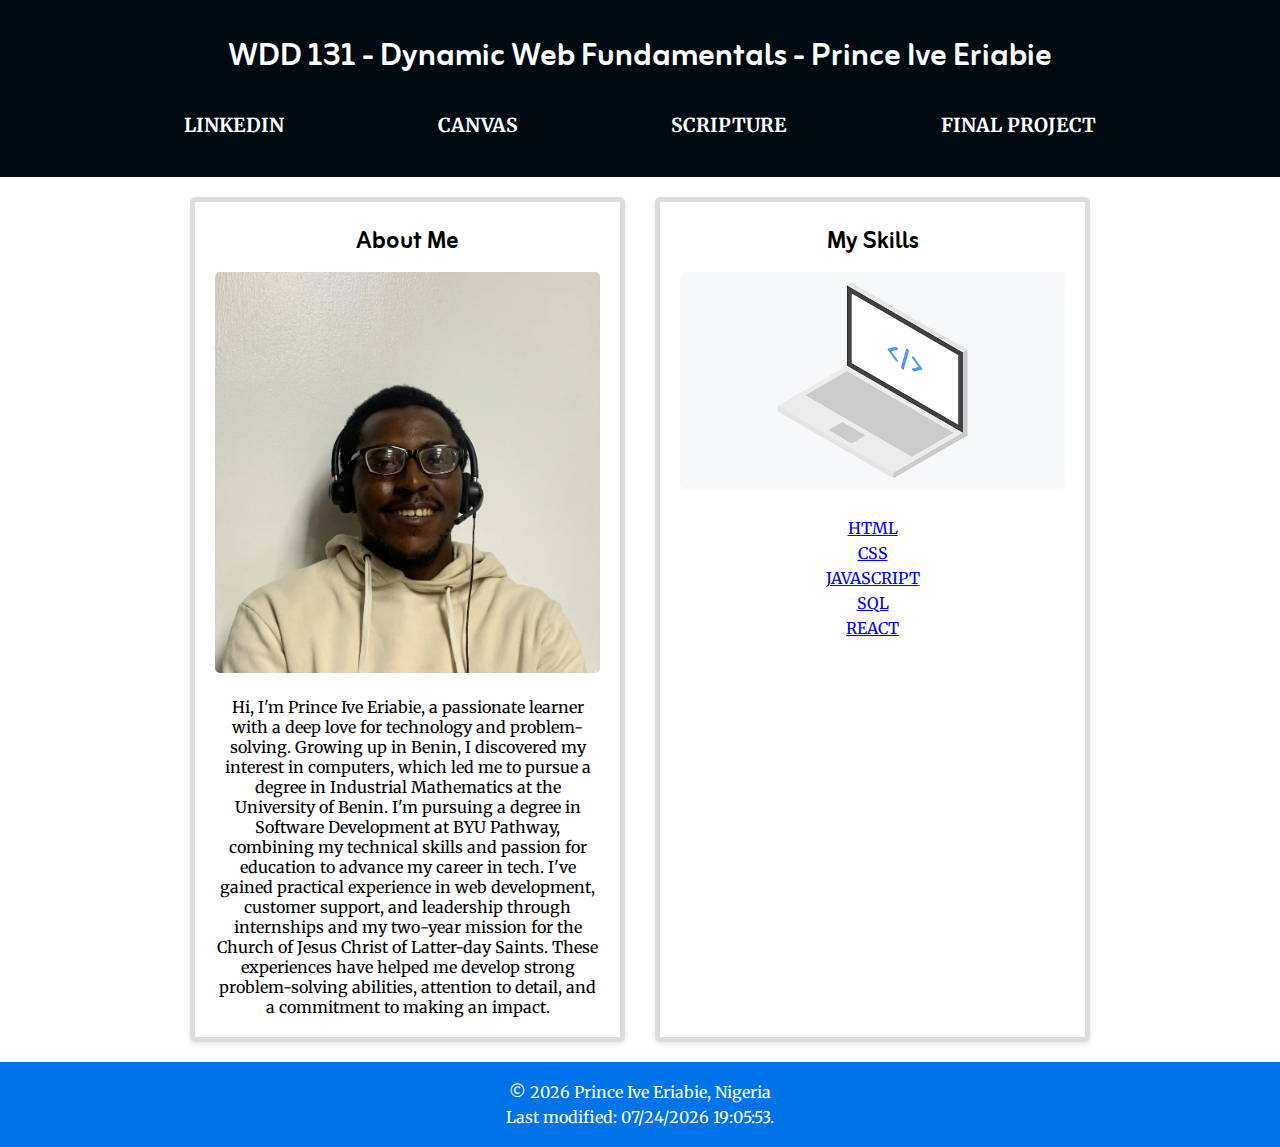
<file: index.html>
<!DOCTYPE html>
<html lang="en">
<head>
    <meta charset="UTF-8">
    <meta name="viewport" content="width=device-width, initial-scale=1.0">
    <meta name="author" content="Prince Ive Eriabie">
    <meta name="description" content="About Prince Ive Eriabie & WDD 131 - Dynamic Web Fundamentals ">
    <title>WDD 131 - Dynamic Web Fundamentals - Prince Ive Eriabie</title>
    <link rel="stylesheet" href="styles/base.css">
    <link rel="preconnect" href="https://fonts.googleapis.com">
    <link rel="preconnect" href="https://fonts.gstatic.com" crossorigin>
    <link href="https://fonts.googleapis.com/css2?family=Zain:wght@200;300;400;700;800;900&display=swap" rel="stylesheet">
    <link href="https://fonts.googleapis.com/css2?family=Merriweather:ital,wght@0,300;0,400;0,700;0,900;1,300;1,400;1,700;1,900&family=Zain:wght@200;300;400;700;800;900&display=swap" rel="stylesheet">
    <script src="scripts/getdates.js" defer></script>
</head>
<body>
    <header>
        <h1>WDD 131 - Dynamic Web Fundamentals - Prince Ive Eriabie</h1>
        <nav>
            <ul>
                <li><a href="https://www.linkedin.com/in/prince-eriabie">LINKEDIN</a></li>
                <li><a href="https://byupw.instructure.com">CANVAS</a></li>
                <li><a href="https://www.churchofjesuschrist.org/study/scriptures/bofm/2-ne/33?lang=eng&id=p14#p14">SCRIPTURE</a></li>
                <li><a href="#">FINAL PROJECT</a></li>
            </ul>
        </nav>
    </header>
    <main>
        <section class="card">
            <h2>About Me</h2>
            <img src="images/profile.webp" alt="A picture of Prince Ive Eriabie">
            <p>Hi, I'm Prince Ive Eriabie, a passionate learner with a deep love for technology and problem-solving. 
                Growing up in Benin, I discovered my interest in computers, which led me to pursue a degree in Industrial Mathematics at the University of Benin. I'm pursuing a degree in Software Development at BYU Pathway, combining my technical skills and passion for education to advance my career in tech.
                I've gained practical experience in web development, customer support, and leadership through internships and my two-year mission for the Church of Jesus Christ of Latter-day Saints. 
                These experiences have helped me develop strong problem-solving abilities, attention to detail, and a commitment to making an impact.</p>
        </section>
        <section class="card">
            <h2>My Skills</h2>
            <img src="images/laptop-3173613_640.png" alt="A flag of Nigeria">
           <ul>
                <li><a href="#">HTML</a></li>
                <li><a href="#">CSS</a></li>
                <li><a href="#">JAVASCRIPT</a></li>
                <li><a href="#">SQL</a></li>
                <li><a href="#">REACT</a></li>
           </ul>
        </section>
    </main>
    <footer>
        <p> &copy; <span id="current-year"></span> Prince Ive Eriabie, Nigeria</p>
        <p id="lastModified"></p>
    </footer>    
</body>
</html>
</file>
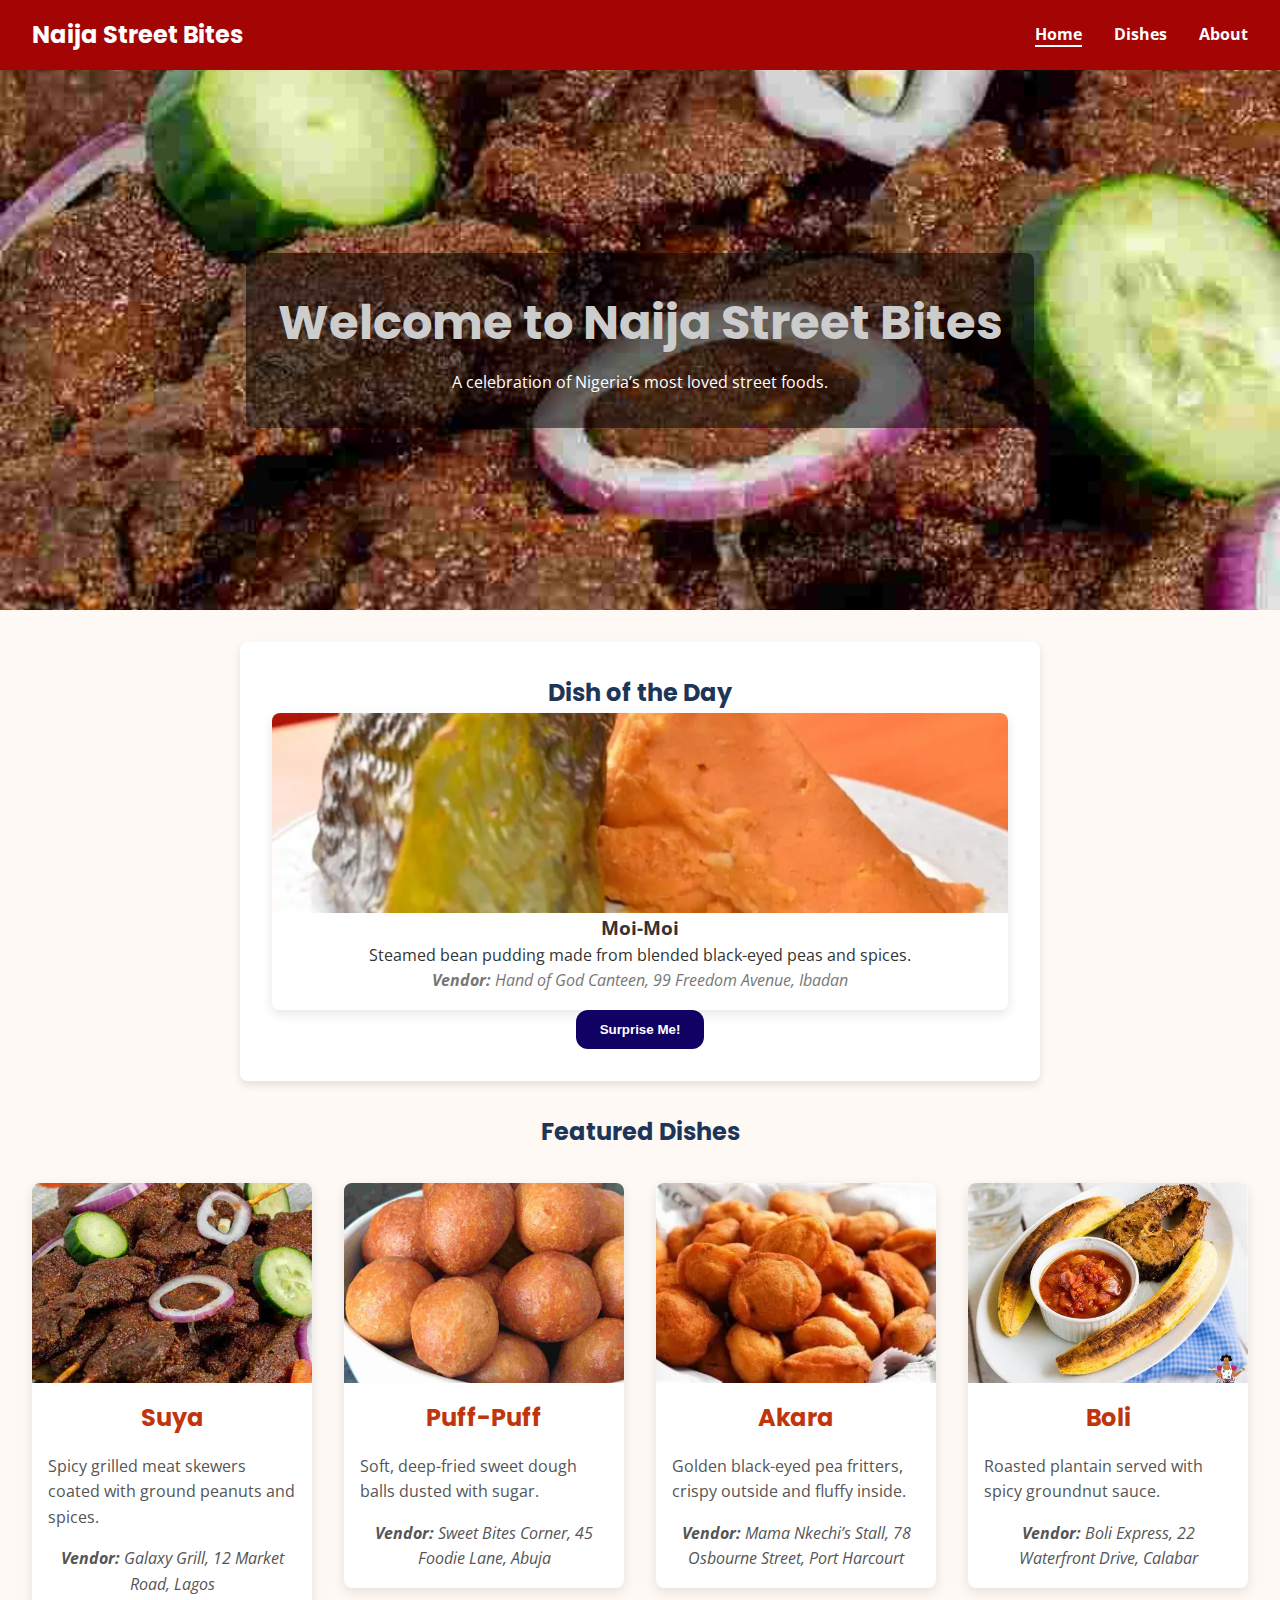
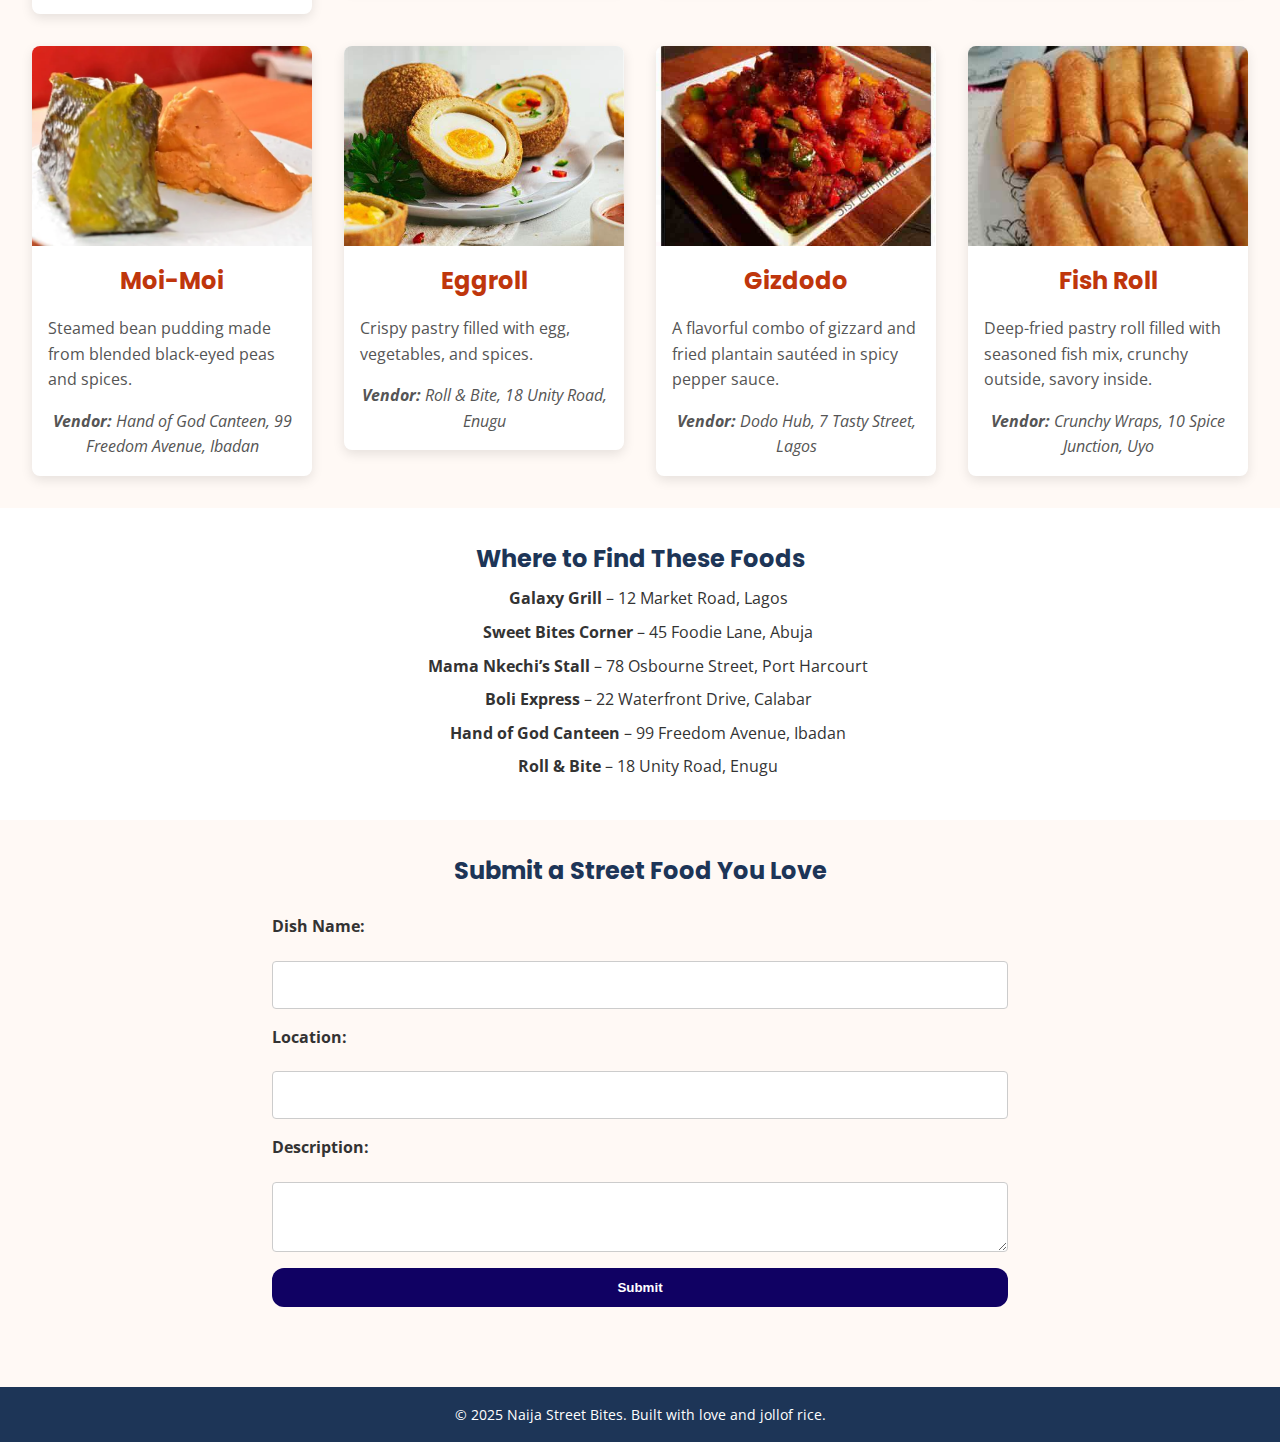
<file: project copy/index.html>
<!DOCTYPE html>
<html lang="en">
<head>
  <meta charset="UTF-8" />
  <meta name="viewport" content="width=device-width, initial-scale=1.0" />
  <title>Naija Street Bites</title>
  <link rel="stylesheet" href="styles/styles.css" />
  <link href="https://fonts.googleapis.com/css2?family=Open+Sans&family=Poppins:wght@600&display=swap" rel="stylesheet" />
  <script src="scripts/index.js" defer></script>
</head>
<body>
  <header>
    <div class="logo">Naija Street Bites</div>
    <nav aria-label="Main navigation">
      <ul>
        <li><a href="index.html" class="active">Home</a></li>
        <li><a href="dishes.html">Dishes</a></li>
        <li><a href="about.html">About</a></li>
      </ul>
    </nav>
  </header>

  <!-- Hero Section -->
  <section class="hero" style="background-image: url('images/nigerian-suya-32.jpg');">
    <div class="hero-overlay">
      <h1>Welcome to Naija Street Bites</h1>
      <p>A celebration of Nigeria’s most loved street foods.</p>
    </div>
  </section>

  <!-- Dish of the Day -->
  <section class="dish-of-day">
    <h2>Dish of the Day</h2>
    <div id="dishOfDay" class="highlight-card" aria-live="polite">
      <!-- Populated by JavaScript -->
    </div>
    <button id="newDishBtn" type="button">Surprise Me!</button>
  </section>

  <!-- Featured Dishes -->
  <section id="dishes" class="featured-dishes">
    <h2>Featured Dishes</h2>
    <div class="dish-grid">

      <article class="dish-card">
        <img src="images/nigerian-suya-32.jpg" alt="Suya skewer" loading="lazy" />
        <h3>Suya</h3>
        <p>Spicy grilled meat skewers coated with ground peanuts and spices.</p>
        <p class="vendor"><strong>Vendor:</strong> Galaxy Grill, 12 Market Road, Lagos</p>
      </article>

      <article class="dish-card">
        <img src="images/easy-puff-puff.jpg" alt="Puff-Puff balls" loading="lazy" />
        <h3>Puff-Puff</h3>
        <p>Soft, deep-fried sweet dough balls dusted with sugar.</p>
        <p class="vendor"><strong>Vendor:</strong> Sweet Bites Corner, 45 Foodie Lane, Abuja</p>
      </article>

      <article class="dish-card">
        <img src="images/akara.webp" alt="Akara fritters" loading="lazy" />
        <h3>Akara</h3>
        <p>Golden black-eyed pea fritters, crispy outside and fluffy inside.</p>
        <p class="vendor"><strong>Vendor:</strong> Mama Nkechi’s Stall, 78 Osbourne Street, Port Harcourt</p>
      </article>

      <article class="dish-card">
        <img src="images/bole.jpeg" alt="Roasted plantain (Boli)" loading="lazy" />
        <h3>Boli</h3>
        <p>Roasted plantain served with spicy groundnut sauce.</p>
        <p class="vendor"><strong>Vendor:</strong> Boli Express, 22 Waterfront Drive, Calabar</p>
      </article>

      <article class="dish-card">
        <img src="images/Moi-Moi-Leaf.webp" alt="Moi-Moi wrapped in leaf" loading="lazy" />
        <h3>Moi-Moi</h3>
        <p>Steamed bean pudding made from blended black-eyed peas and spices.</p>
        <p class="vendor"><strong>Vendor:</strong> Hand of God Canteen, 99 Freedom Avenue, Ibadan</p>
      </article>

      <article class="dish-card">
        <img src="images/eggroll.jpeg" alt="Eggroll snack" loading="lazy" />
        <h3>Eggroll</h3>
        <p>Crispy pastry filled with egg, vegetables, and spices.</p>
        <p class="vendor"><strong>Vendor:</strong> Roll & Bite, 18 Unity Road, Enugu</p>
      </article>

      <article class="dish-card">
        <img src="images/gizodo.jpg" alt="Gizdodo mix" loading="lazy" />
        <h3>Gizdodo</h3>
        <p>A flavorful combo of gizzard and fried plantain sautéed in spicy pepper sauce.</p>
        <p class="vendor"><strong>Vendor:</strong> Dodo Hub, 7 Tasty Street, Lagos</p>
      </article>

      <article class="dish-card">
        <img src="images/fishroll.jpg" alt="Fish roll snack" loading="lazy" />
        <h3>Fish Roll</h3>
        <p>Deep-fried pastry roll filled with seasoned fish mix, crunchy outside, savory inside.</p>
        <p class="vendor"><strong>Vendor:</strong> Crunchy Wraps, 10 Spice Junction, Uyo</p>
      </article>


    </div>
  </section>

  <!-- Locations Section -->
  <section class="locations">
    <h2>Where to Find These Foods</h2>
    <ul>
      <li><strong>Galaxy Grill</strong> – 12 Market Road, Lagos</li>
      <li><strong>Sweet Bites Corner</strong> – 45 Foodie Lane, Abuja</li>
      <li><strong>Mama Nkechi’s Stall</strong> – 78 Osbourne Street, Port Harcourt</li>
      <li><strong>Boli Express</strong> – 22 Waterfront Drive, Calabar</li>
      <li><strong>Hand of God Canteen</strong> – 99 Freedom Avenue, Ibadan</li>
      <li><strong>Roll & Bite</strong> – 18 Unity Road, Enugu</li>
    </ul>
  </section>

  <!-- Submission Form -->
  <section id="submit" class="submit-form">
    <h2>Submit a Street Food You Love</h2>
    <form>
      <label for="name">Dish Name:</label>
      <input type="text" id="name" name="name" required />

      <label for="location">Location:</label>
      <input type="text" id="location" name="location" required />

      <label for="description">Description:</label>
      <textarea id="description" name="description" required></textarea>

      <button type="submit">Submit</button>
    </form>
  </section>

 <footer>
    <p>&copy; 2025 Naija Street Bites. Built with love and jollof rice.</p>
  </footer>
</body>
</html>
</file>
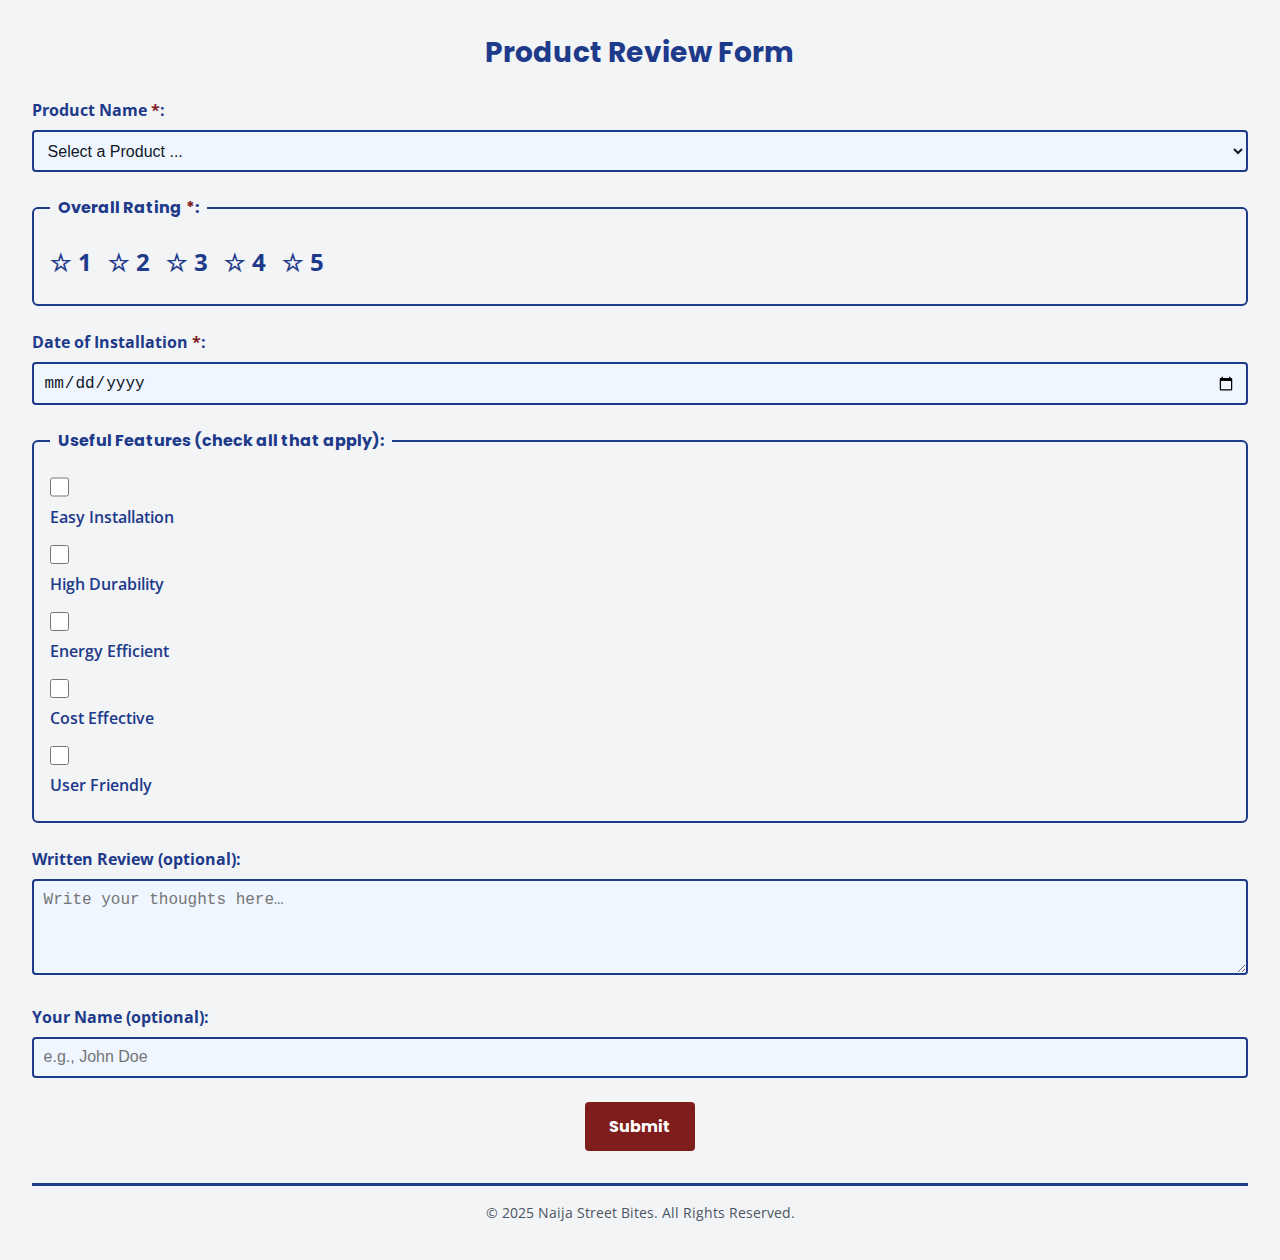
<file: form.html>
<!DOCTYPE html>
<html lang="en">
<head>
    <meta charset="UTF-8">
    <meta name="viewport" content="width=device-width, initial-scale=1.0">
    <meta name="author" content="Prince Ive Eriabie">
    <meta name="description" content="Prince Ive Eriabie: Product Review Form">
    <link rel="preconnect" href="https://fonts.googleapis.com">
    <link rel="preconnect" href="https://fonts.gstatic.com" crossorigin>
    <link href="https://fonts.googleapis.com/css2?family=Open+Sans:ital,wght@0,300..800;1,300..800&family=Poppins:ital,wght@0,100;0,200;0,300;0,400;0,500;0,600;0,700;0,800;0,900;1,100;1,200;1,300;1,400;1,500;1,600;1,700;1,800;1,900&display=swap" rel="stylesheet">
    <title>Product Review Form</title>
    <link rel="stylesheet" href="styles/form.css" />
  <script src="scripts/form.js" defer></script>
</head>
<body>

  <h1>Product Review Form</h1>

  <form id="reviewForm" method="get" action="review.html">
    <!-- Product Name (select, dynamically populated) -->
    <div class="form-group">
      <label for="product">Product Name<span class="required-indicator">*</span>:</label>
      <select id="product" name="product" required>
        <option value="" disabled selected>Select a Product ...</option>
        <!-- Options will be inserted here by script.js -->
      </select>
    </div>

    <!-- Overall Rating (1–5) using radio buttons -->
    <fieldset class="form-group">
      <legend>Overall Rating<span class="required-indicator">*</span>:</legend>
      <div class="radio-group">
        <input type="radio" id="rating1" name="rating" value="1" required />
        <label for="rating1">☆ 1</label>

        <input type="radio" id="rating2" name="rating" value="2" />
        <label for="rating2">☆ 2</label>

        <input type="radio" id="rating3" name="rating" value="3" />
        <label for="rating3">☆ 3</label>

        <input type="radio" id="rating4" name="rating" value="4" />
        <label for="rating4">☆ 4</label>

        <input type="radio" id="rating5" name="rating" value="5" />
        <label for="rating5">☆ 5</label>
      </div>
    </fieldset>

    <!-- Date of Installation -->
    <div class="form-group">
      <label for="installDate">Date of Installation<span class="required-indicator">*</span>:</label>
      <input type="date" id="installDate" name="installDate" required />
    </div>

    <!-- Useful Features (checkboxes, multiple selection) -->
    <fieldset class="form-group">
      <legend>Useful Features (check all that apply):</legend>
      <div class="checkbox-group">
        <input type="checkbox" id="feature1" name="features" value="Easy Installation" />
        <label for="feature1">Easy Installation</label>

        <input type="checkbox" id="feature2" name="features" value="High Durability" />
        <label for="feature2">High Durability</label>

        <input type="checkbox" id="feature3" name="features" value="Energy Efficient" />
        <label for="feature3">Energy Efficient</label>

        <input type="checkbox" id="feature4" name="features" value="Cost Effective" />
        <label for="feature4">Cost Effective</label>

        <input type="checkbox" id="feature5" name="features" value="User Friendly" />
        <label for="feature5">User Friendly</label>
      </div>
    </fieldset>

    <!-- Written Review (optional) -->
    <div class="form-group">
      <label for="writtenReview">Written Review (optional):</label>
      <textarea id="writtenReview" name="writtenReview" rows="4" placeholder="Write your thoughts here…"></textarea>
    </div>

    <!-- User Name (optional) -->
    <div class="form-group">
      <label for="username">Your Name (optional):</label>
      <input type="text" id="username" name="username" placeholder="e.g., John Doe" />
    </div>

   <!-- Submit Button -->
<div class="form-group">
  <input type="submit" value="Submit" />
</div>

  </form>

  <!-- Common Footer -->
  <footer>
    <hr />
    <p>© 2025 Naija Street Bites. All Rights Reserved.</p>
  </footer>

  
</body>
</html>
</file>
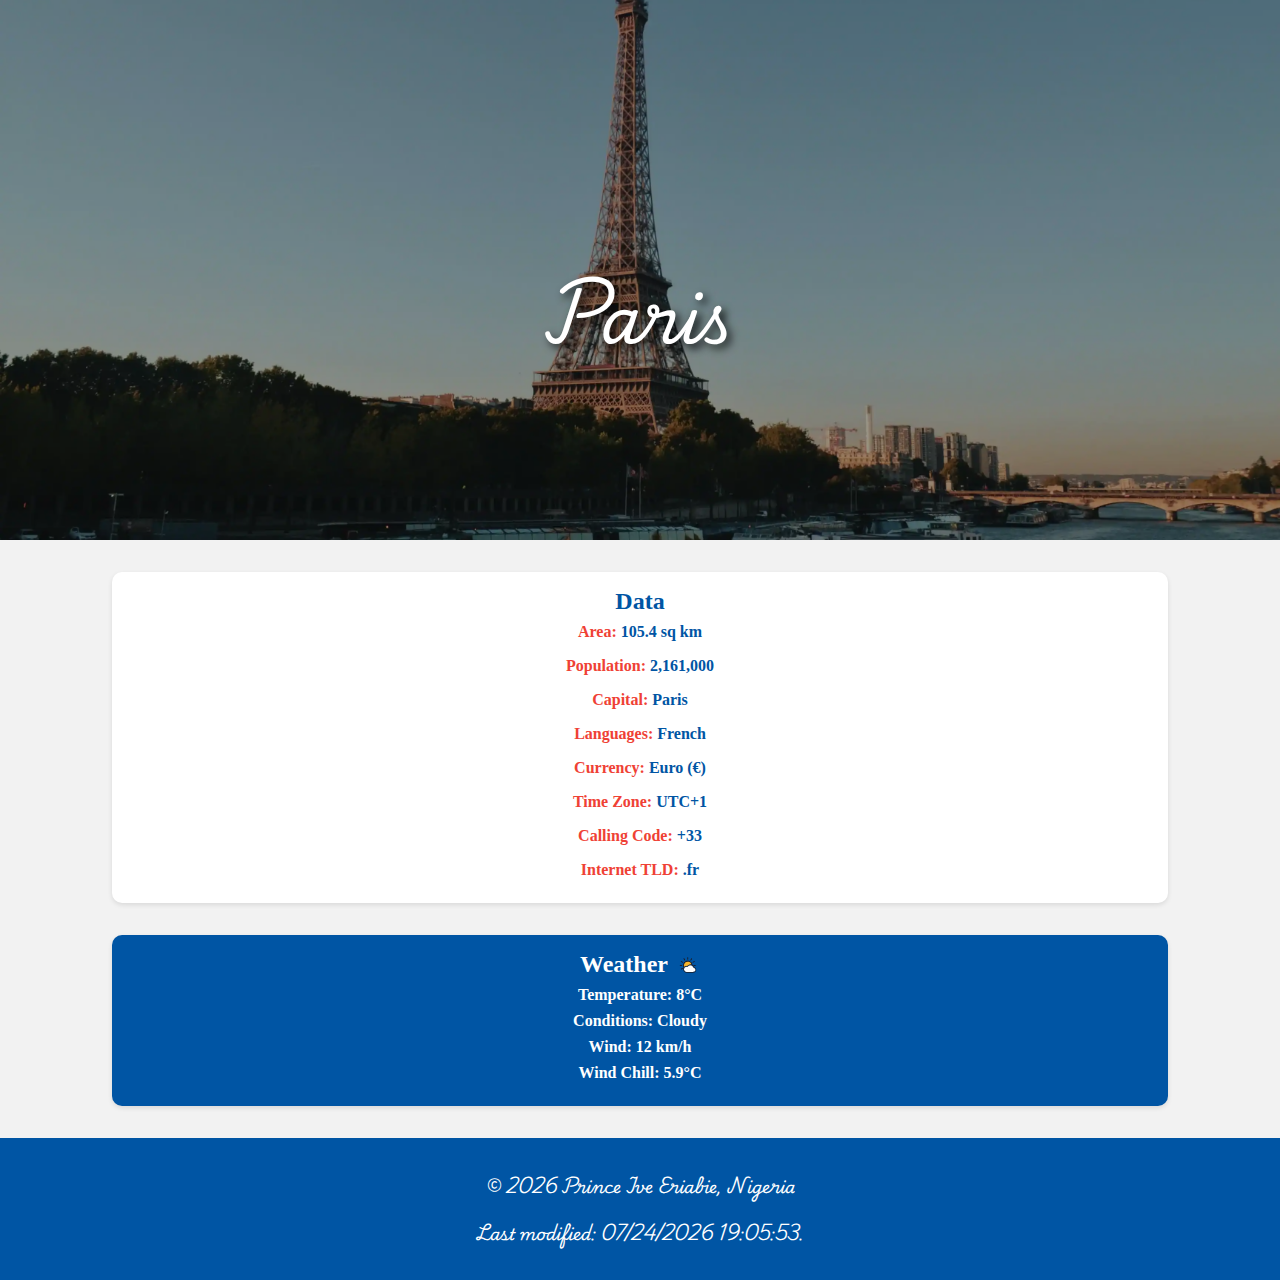
<file: place.html>
<!DOCTYPE html>
<html lang="en">
<head>
    <meta charset="UTF-8">
    <meta name="viewport" content="width=device-width, initial-scale=1.0">
    <title>My Dream Vacation: Paris</title>
    <link rel="stylesheet" href="styles/paris.css">
    <meta name="viewport" content="width=device-width, initial-scale=1.0">
    <meta name="author" content="Prince Ive Eriabie">
    <meta name="description" content="Prince Ive Eriabie Paris">
    <link rel="preconnect" href="https://fonts.googleapis.com">
    <link rel="preconnect" href="https://fonts.gstatic.com" crossorigin>
    <link href="https://fonts.googleapis.com/css2?family=Playwrite+IN:wght@100..400&display=swap" rel="stylesheet">
    <script src="scripts/paris.js" defer></script>
</head>
<body>
    <header class="hero">
        <h1>Paris</h1>
        <picture>
            <source srcset="images/paris-large1.webp" media="(min-width: 769px)">
            <source srcset="images/paris-small.webp" media="(max-width: 768px)">
            <img src="images/paris-large1.webp" alt="Eiffel Tower with the Seine River">
        </picture>
    </header>
    
    
    <main>
        <section class="data">
            <h2>Data</h2>
            <ul>
                <li><strong>Area:</strong> 105.4 sq km</li>
                <li><strong>Population:</strong> 2,161,000</li>
                <li><strong>Capital:</strong> Paris</li>
                <li><strong>Languages:</strong> French</li>
                <li><strong>Currency:</strong> Euro (€)</li>
                <li><strong>Time Zone:</strong> UTC+1</li>
                <li><strong>Calling Code:</strong> +33</li>
                <li><strong>Internet TLD:</strong> .fr</li>
            </ul>
        </section>
        <section class="weather">
            <h2>Weather <span class="weather-icon">
                <img src="images/cloudy.svg" alt="Cloudy Weather">
            </span></h2>            
    <p><strong>Temperature:</strong> <span id="temperature">8°C</span></p>
    <p><strong>Conditions:</strong> Cloudy</p>
    <p><strong>Wind:</strong> <span id="wind-speed">12 km/h</span></p>
    <p><strong>Wind Chill:</strong> <span id="wind-chill">N/A</span></p>
</section>
    </main>
    <footer>
        <p> &copy; <span id="current-year"></span> Prince Ive Eriabie, Nigeria</p>
        <p id="lastModified"></p>
    </footer>
</body>
</html>
</file>
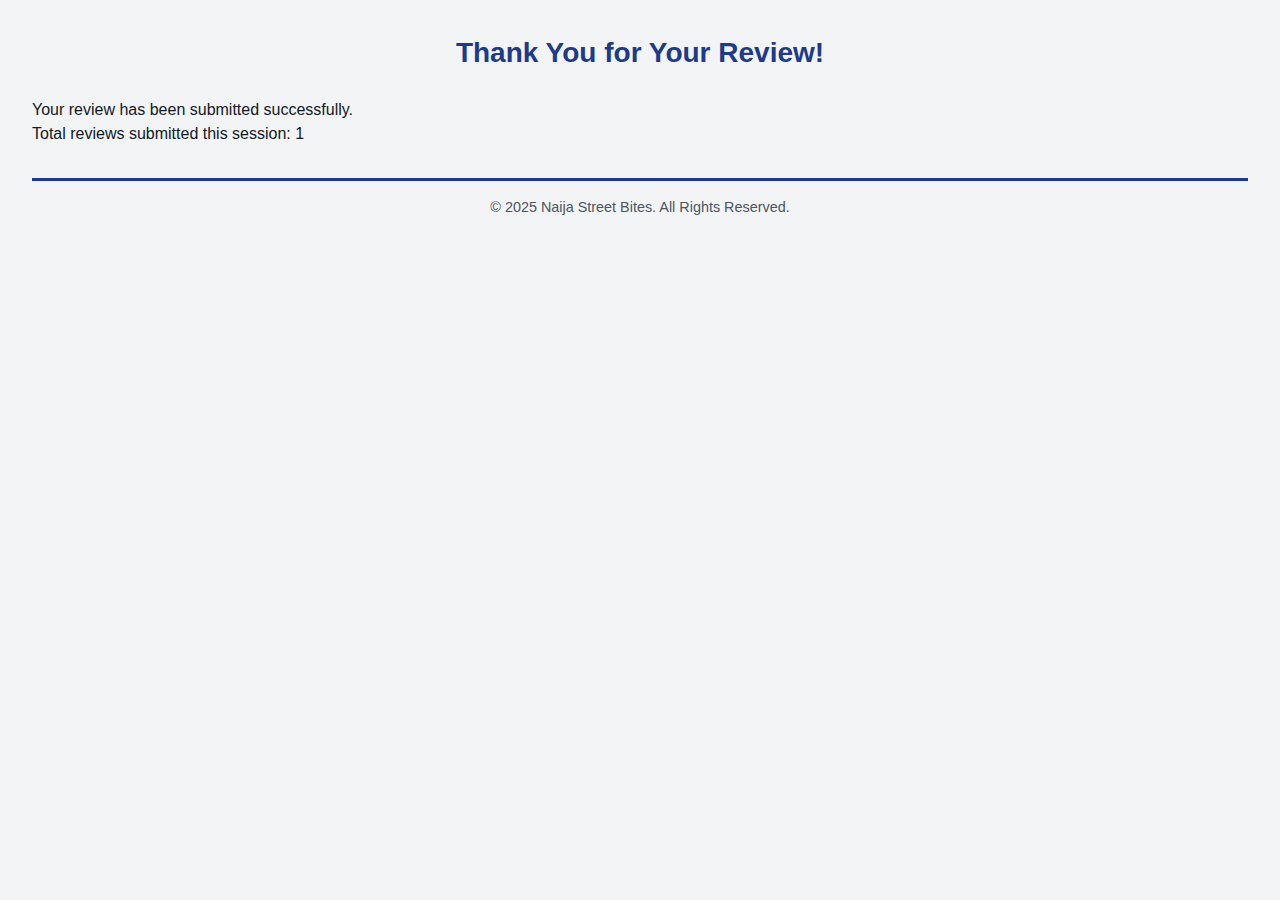
<file: review.html>
<!DOCTYPE html>
<html lang="en">
<head>
  <meta charset="UTF-8" />
  <meta name="viewport" content="width=device-width, initial-scale=1.0" />
  <title>Review Confirmation</title>
  <link rel="stylesheet" href="styles/form.css" />
   <script src="scripts/form.js" defer></script>
</head>
<body>

  <h1>Thank You for Your Review!</h1>

  <p id="thankYouMessage">Your review has been submitted successfully.</p>
  <p id="countMessage"></p>

  <!-- Common Footer -->
  <footer>
    <hr />
    <p>© 2025 Naija Street Bites. All Rights Reserved.</p>
  </footer>

</body>
</html>
</file>
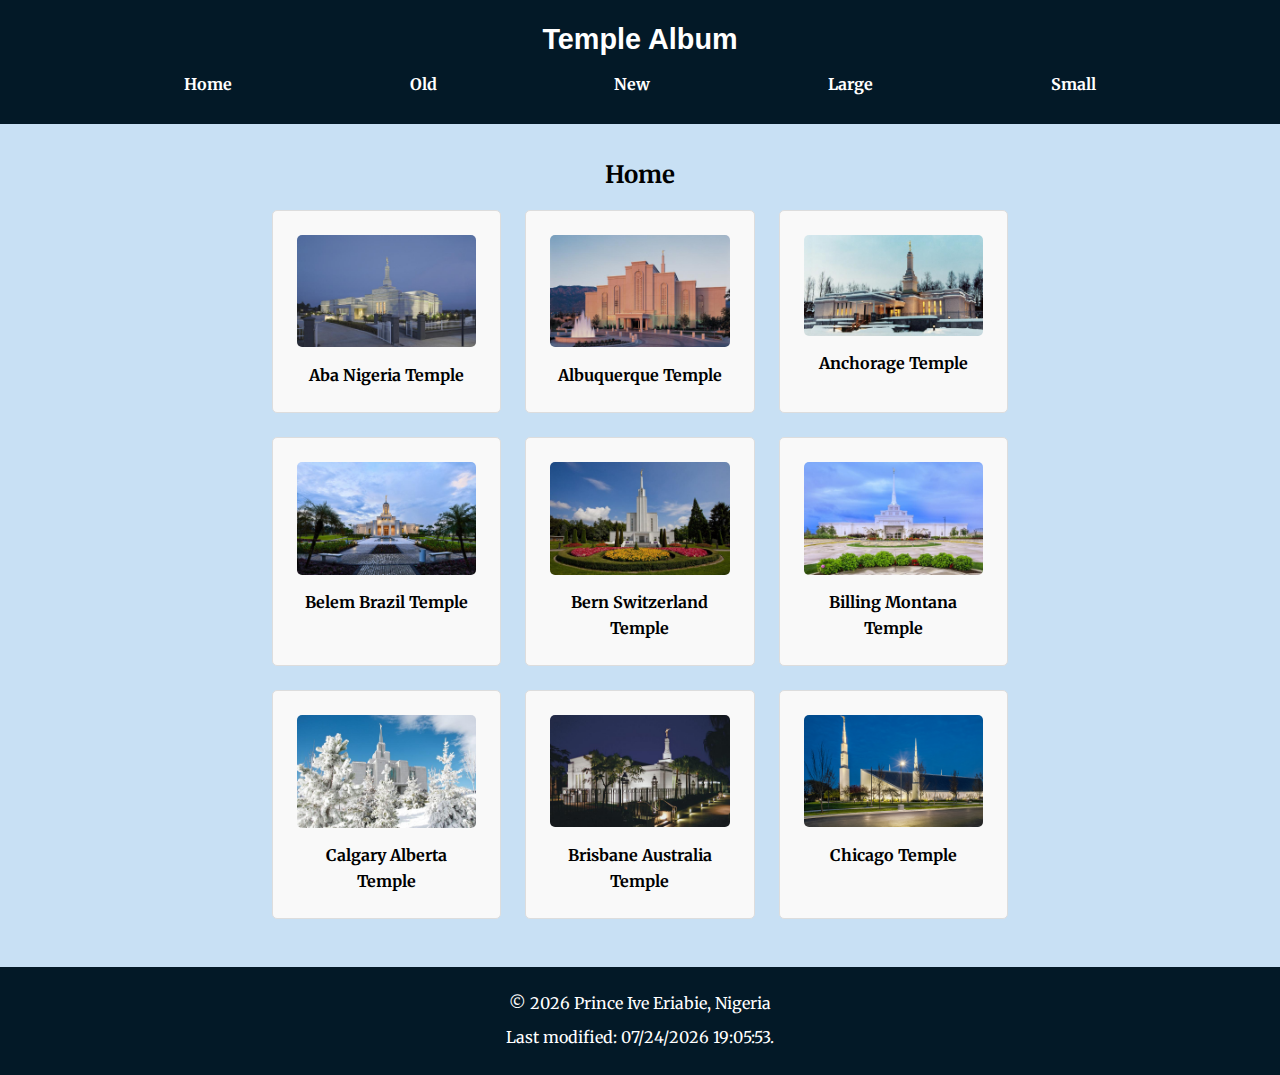
<file: temples.html>
<!DOCTYPE html>
<html lang="en">
<head>
    <meta charset="UTF-8">
    <meta name="viewport" content="width=device-width, initial-scale=1.0">
    <meta name="author" content="Prince Ive Eriabie">
    <meta name="description" content="Prince Ive Eriabie: Temple Album">
    <title>Temple Album</title>
    <link rel="stylesheet" href="styles/temples.css">
    <link rel="stylesheet" href="styles/temples-large.css">
    <link rel="preconnect" href="https://fonts.googleapis.com">
    <link rel="preconnect" href="https://fonts.gstatic.com" crossorigin>
    <link href="https://fonts.googleapis.com/css2?family=Zain:wght@200;300;400;700;800;900&display=swap" rel="stylesheet">
    <link href="https://fonts.googleapis.com/css2?family=Merriweather:ital,wght@0,300;0,400;0,700;0,900;1,300;1,400;1,700;1,900&family=Zain:wght@200;300;400;700;800;900&display=swap" rel="stylesheet">
    <script src="scripts/temples.js" defer></script>
</head>
<body>
    <header>
        <h1>Temple Album</h1>
        <button class="hamburger">☰</button>
        <nav>
            <ul>
                <li><a href="index.html">Home</a></li>
                <li><a href="old.html">Old</a></li>
                <li><a href="new.html">New</a></li>
                <li><a href="large.html">Large</a></li>
                <li><a href="small.html">Small</a></li>
            </ul>
        </nav>
    </header>
    <main>
        <h2>Home</h2>
        <section class="temples-gallery">
            <figure>
                <img src="images/aba-temple.jpg" alt="Aba Nigeria Temple">
                <figcaption>Aba Nigeria Temple</figcaption>
            </figure>
            <figure>
                <img src="images/albuquerque-temple.jpg" alt="Albuquerque Temple">
                <figcaption>Albuquerque Temple</figcaption>
            </figure>
            <figure>
                <img src="images/anchorage-temple.jpg" alt="Anchorage Temple">
                <figcaption>Anchorage Temple</figcaption>
            </figure>
            <figure>
                <img src="images/belem_brazil_temple.jpg" alt="Belem Brazil Temple">
                <figcaption>Belem Brazil Temple</figcaption>
            </figure>
            <figure>
                <img src="images/bern-switzerland-temple.jpg" alt="Bern Switzerland Temple">
                <figcaption>Bern Switzerland Temple</figcaption>
            </figure>
            <figure>
                <img src="images/Billings-Montana-Temple.jpg" alt="Billing Montana Temple">
                <figcaption>Billing Montana Temple</figcaption>
            </figure>
            <figure>
                <img src="images/calgary-alberta-temple.jpg" alt="Calgary Alberta Temple">
                <figcaption>Calgary Alberta Temple</figcaption>
            </figure>
            <figure>
                <img src="images/brisbane-australia-temple.jpg" alt="Brisbane Australia Temple">
                <figcaption>Brisbane Australia Temple</figcaption>
            </figure>
            <figure>
                <img src="images/Chicago-Temple.jpg" alt="Chicago Temple">
                <figcaption>Chicago Temple</figcaption>
            </figure>
        </section>
    </main>
    <footer>
        <p> &copy; <span id="current-year"></span> Prince Ive Eriabie, Nigeria</p>
        <p id="lastModified"></p>
    </footer>
</body>
</html>
</file>
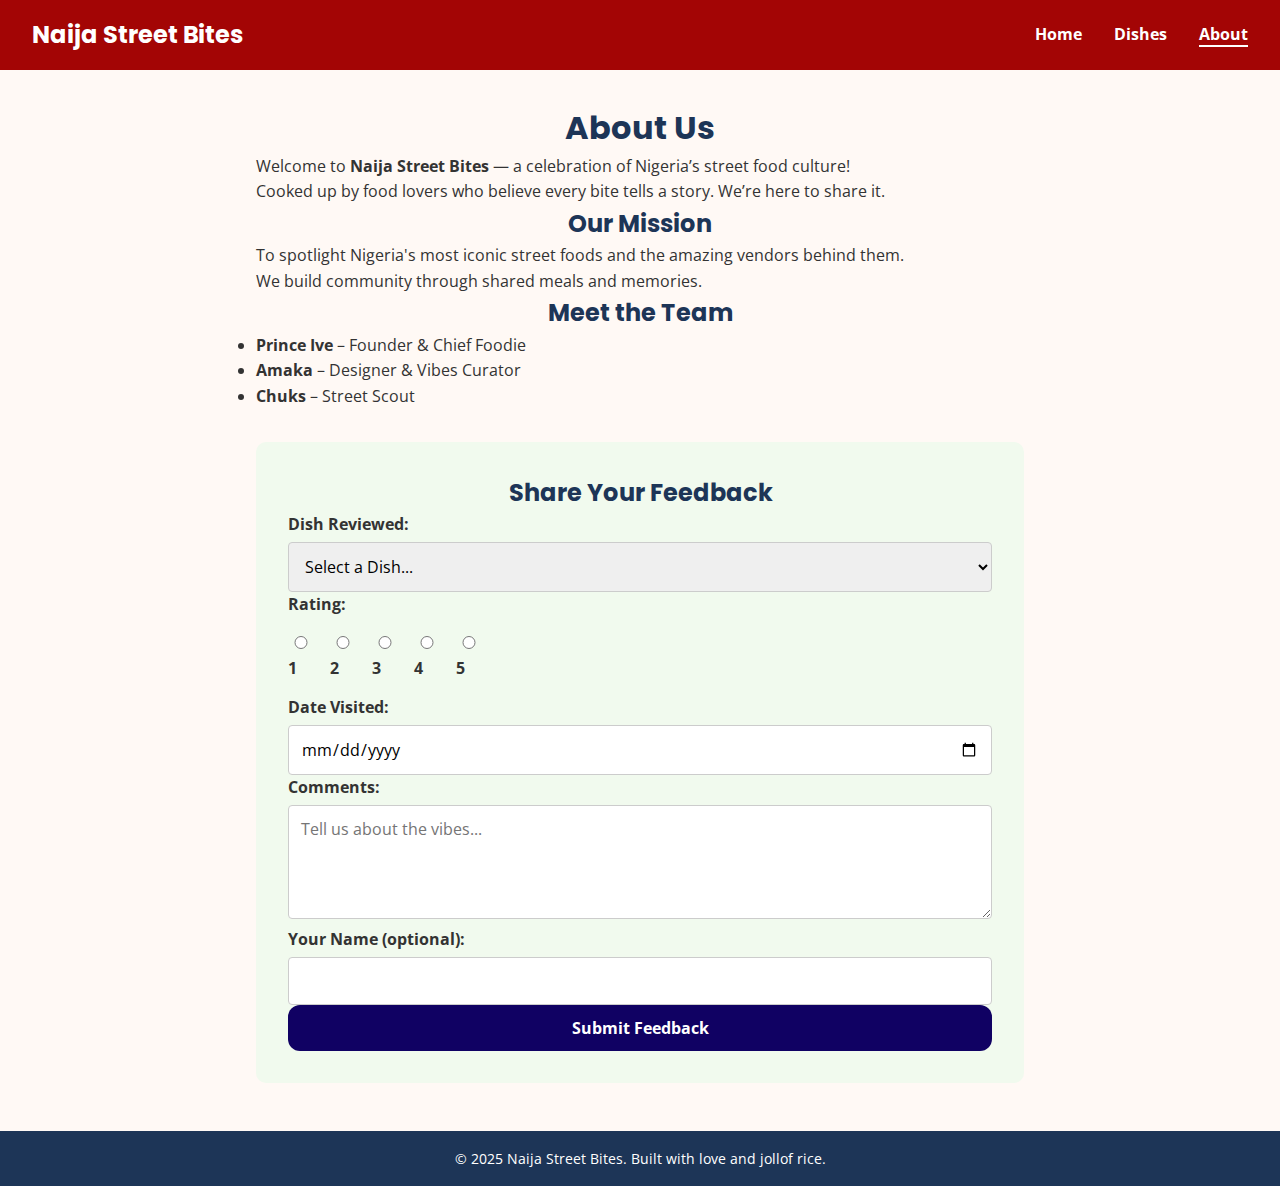
<file: project copy/about.html>
<!DOCTYPE html>
<html lang="en">
<head>
  <meta charset="UTF-8" />
  <meta name="viewport" content="width=device-width, initial-scale=1.0" />
  <meta name="author" content="Prince Ive Eriabie" />
  <meta name="description" content="Learn more about Naija Street Bites and the passion behind the project." />
  <title>About - Naija Street Bites</title>
  <link rel="stylesheet" href="styles/styles.css" />
  <link href="https://fonts.googleapis.com/css2?family=Open+Sans&family=Poppins:wght@600&display=swap" rel="stylesheet" />
</head>
<body>
  <header>
    <div class="logo">Naija Street Bites</div>
    <nav>
      <ul>
        <li><a href="index.html">Home</a></li>
        <li><a href="dishes.html">Dishes</a></li>
        <li><a href="about.html" class="active">About</a></li>
      </ul>
    </nav>
  </header>

  <main>
    <section class="about-intro">
      <h1>About Us</h1>
      <p>Welcome to <strong>Naija Street Bites</strong> — a celebration of Nigeria’s street food culture!</p>
      <p>Cooked up by food lovers who believe every bite tells a story. We’re here to share it.</p>
    </section>

    <section class="our-mission">
      <h2>Our Mission</h2>
      <p>To spotlight Nigeria's most iconic street foods and the amazing vendors behind them.</p>
      <p>We build community through shared meals and memories.</p>
    </section>

    <section class="team">
      <h2>Meet the Team</h2>
      <ul>
        <li><strong>Prince Ive</strong> – Founder & Chief Foodie</li>
        <li><strong>Amaka</strong> – Designer & Vibes Curator</li>
        <li><strong>Chuks</strong> – Street Scout</li>
      </ul>
    </section>

    <section class="review-form">
      <h2>Share Your Feedback</h2>
      <form id="feedbackForm">
        <label for="product">Dish Reviewed:</label>
        <select id="product" name="product" required>
          <option value="" disabled selected>Select a Dish...</option>
          <option>Suya</option>
          <option>Puff-Puff</option>
          <option>Akara</option>
          <option>Boli</option>
          <option>Moi-Moi</option>
          <option>Eggroll</option>
        </select>

        <label>Rating:</label>
        <div class="radio-group">
          <label><input type="radio" name="rating" value="1" required /> 1</label>
          <label><input type="radio" name="rating" value="2" /> 2</label>
          <label><input type="radio" name="rating" value="3" /> 3</label>
          <label><input type="radio" name="rating" value="4" /> 4</label>
          <label><input type="radio" name="rating" value="5" /> 5</label>
        </div>

        <label for="visitDate">Date Visited:</label>
        <input type="date" id="visitDate" name="visitDate" required />

        <label for="comments">Comments:</label>
        <textarea id="comments" name="comments" rows="4" placeholder="Tell us about the vibes..."></textarea>

        <label for="username">Your Name (optional):</label>
        <input type="text" id="username" name="username" />

        <input type="submit" value="Submit Feedback" />
      </form>
      <div id="feedbackConfirmation"></div>
    </section>
  </main>

  <footer>
    <p>&copy; 2025 Naija Street Bites. Built with love and jollof rice.</p>
  </footer>
</body>
</html>
</file>
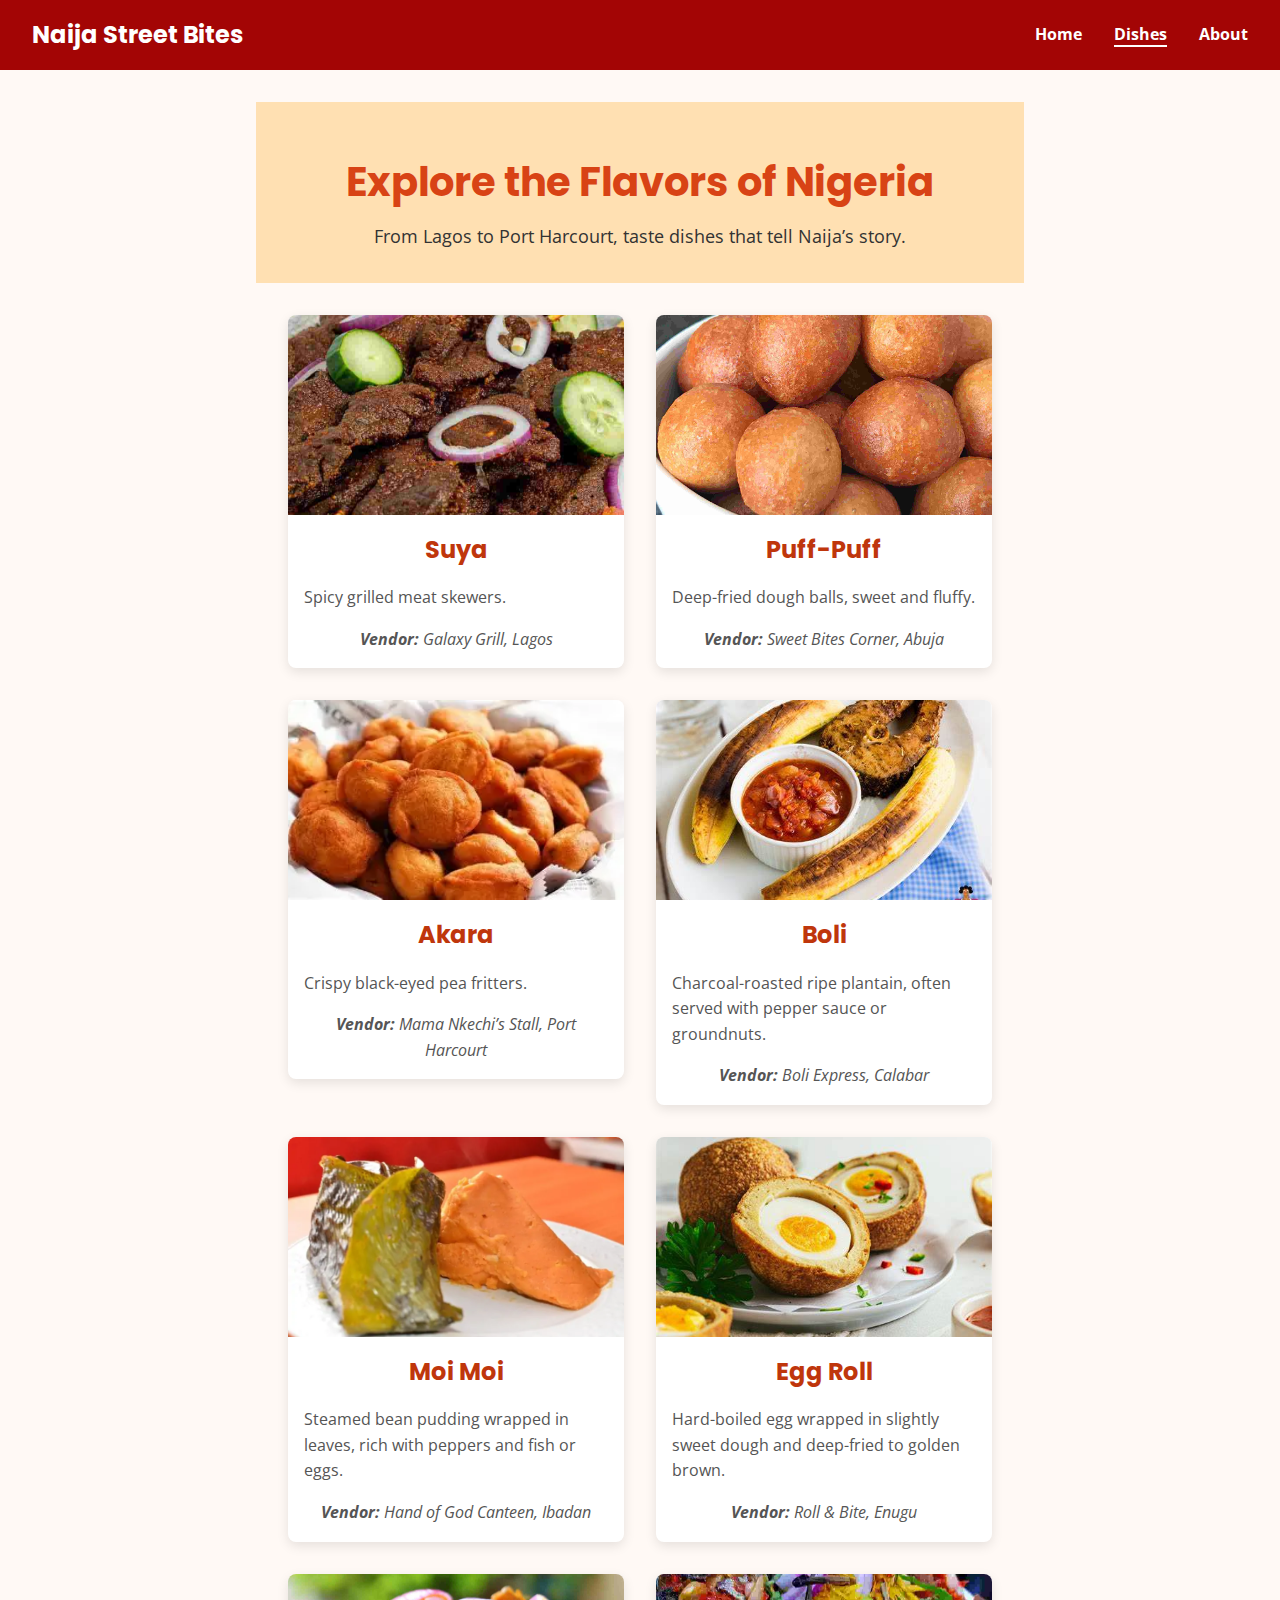
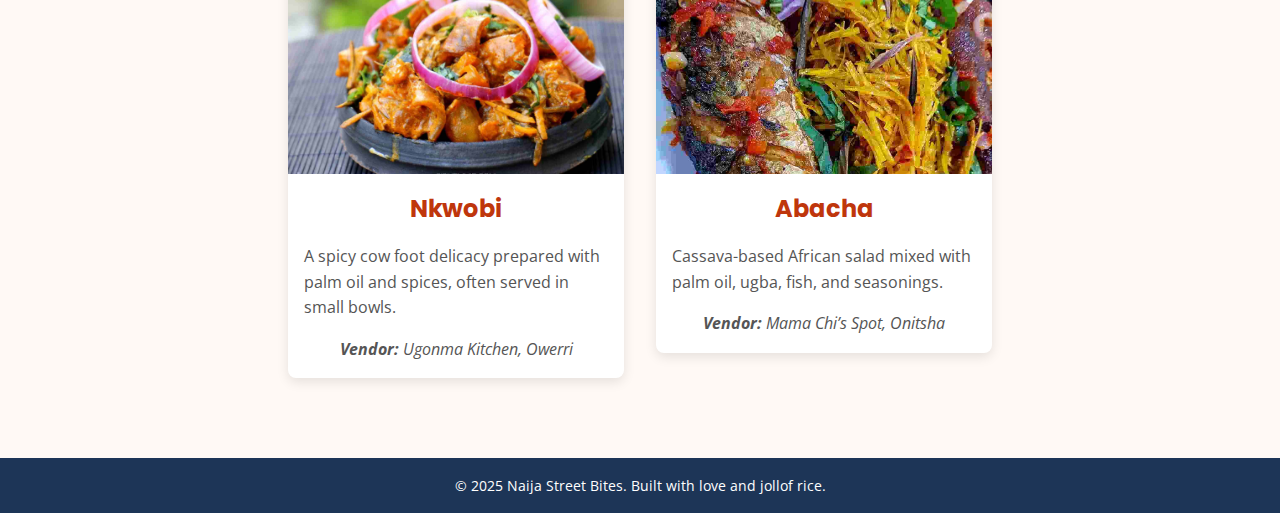
<file: project copy/dishes.html>
<!DOCTYPE html>
<html lang="en">
<head>
  <meta charset="UTF-8" />
  <meta name="viewport" content="width=device-width, initial-scale=1.0"/>
  <title>Our Dishes - Naija Street Bites</title>
  <link rel="stylesheet" href="styles/styles.css" />
  <link href="https://fonts.googleapis.com/css2?family=Open+Sans&family=Poppins:wght@600&display=swap" rel="stylesheet">
</head>
<body>
  <header>
    <div class="logo">Naija Street Bites</div>
    <nav>
      <ul>
        <li><a href="index.html">Home</a></li>
        <li><a href="dishes.html" class="active">Dishes</a></li>
        <li><a href="about.html">About</a></li>
      </ul>
    </nav>
  </header>

  <main>
    <section class="page-intro">
      <h1>Explore the Flavors of Nigeria</h1>
      <p>From Lagos to Port Harcourt, taste dishes that tell Naija’s story.</p>
    </section>

    <section class="dish-gallery">
      <!-- Suya -->
      <div class="dish-card">
        <img src="images/nigerian-suya-32.jpg" alt="Suya" loading="lazy" width="400" height="300">
        <h2>Suya</h2>
        <p class="description">Spicy grilled meat skewers.</p>
        <p class="vendor"><strong>Vendor:</strong> Galaxy Grill, Lagos</p>
      </div>

      <!-- Puff-Puff -->
      <div class="dish-card">
        <img src="images/easy-puff-puff.jpg" alt="Puff-Puff" loading="lazy" width="400" height="300">
        <h2>Puff-Puff</h2>
        <p class="description">Deep-fried dough balls, sweet and fluffy.</p>
        <p class="vendor"><strong>Vendor:</strong> Sweet Bites Corner, Abuja</p>
      </div>

      <!-- Akara -->
      <div class="dish-card">
        <img src="images/akara.webp" alt="Akara" loading="lazy" width="400" height="300">
        <h2>Akara</h2>
        <p class="description">Crispy black-eyed pea fritters.</p>
        <p class="vendor"><strong>Vendor:</strong> Mama Nkechi’s Stall, Port Harcourt</p>
      </div>

    <!-- Boli -->
<div class="dish-card">
  <img src="images/bole.jpeg" alt="Boli" loading="lazy" width="400" height="300">
  <h2>Boli</h2>
  <p class="description">Charcoal-roasted ripe plantain, often served with pepper sauce or groundnuts.</p>
  <p class="vendor"><strong>Vendor:</strong> Boli Express, Calabar</p>
</div>

<!-- Moi Moi -->
<div class="dish-card">
  <img src="images/Moi-Moi-Leaf.webp" alt="Moi Moi" loading="lazy" width="400" height="300">
  <h2>Moi Moi</h2>
  <p class="description">Steamed bean pudding wrapped in leaves, rich with peppers and fish or eggs.</p>
  <p class="vendor"><strong>Vendor:</strong> Hand of God Canteen, Ibadan</p>
</div>

<!-- Egg Roll -->
<div class="dish-card">
  <img src="images/eggroll.jpeg" alt="Egg Roll" loading="lazy" width="400" height="300">
  <h2>Egg Roll</h2>
  <p class="description">Hard-boiled egg wrapped in slightly sweet dough and deep-fried to golden brown.</p>
  <p class="vendor"><strong>Vendor:</strong> Roll & Bite, Enugu</p>
</div>

<!-- Nkwobi -->
<div class="dish-card">
  <img src="images/nkwobi.jpg" alt="Nkwobi" loading="lazy" width="400" height="300">
  <h2>Nkwobi</h2>
  <p class="description">A spicy cow foot delicacy prepared with palm oil and spices, often served in small bowls.</p>
  <p class="vendor"><strong>Vendor:</strong> Ugonma Kitchen, Owerri</p>
</div>

<!-- Abacha (African Salad) -->
<div class="dish-card">
  <img src="images/abacha.jpg" alt="Abacha" loading="lazy" width="400" height="300">
  <h2>Abacha</h2>
  <p class="description">Cassava-based African salad mixed with palm oil, ugba, fish, and seasonings.</p>
  <p class="vendor"><strong>Vendor:</strong> Mama Chi’s Spot, Onitsha</p>
</div>

    </section>
  </main>
 <footer>
    <p>&copy; 2025 Naija Street Bites. Built with love and jollof rice.</p>
  </footer>
</body>
</html>
</file>
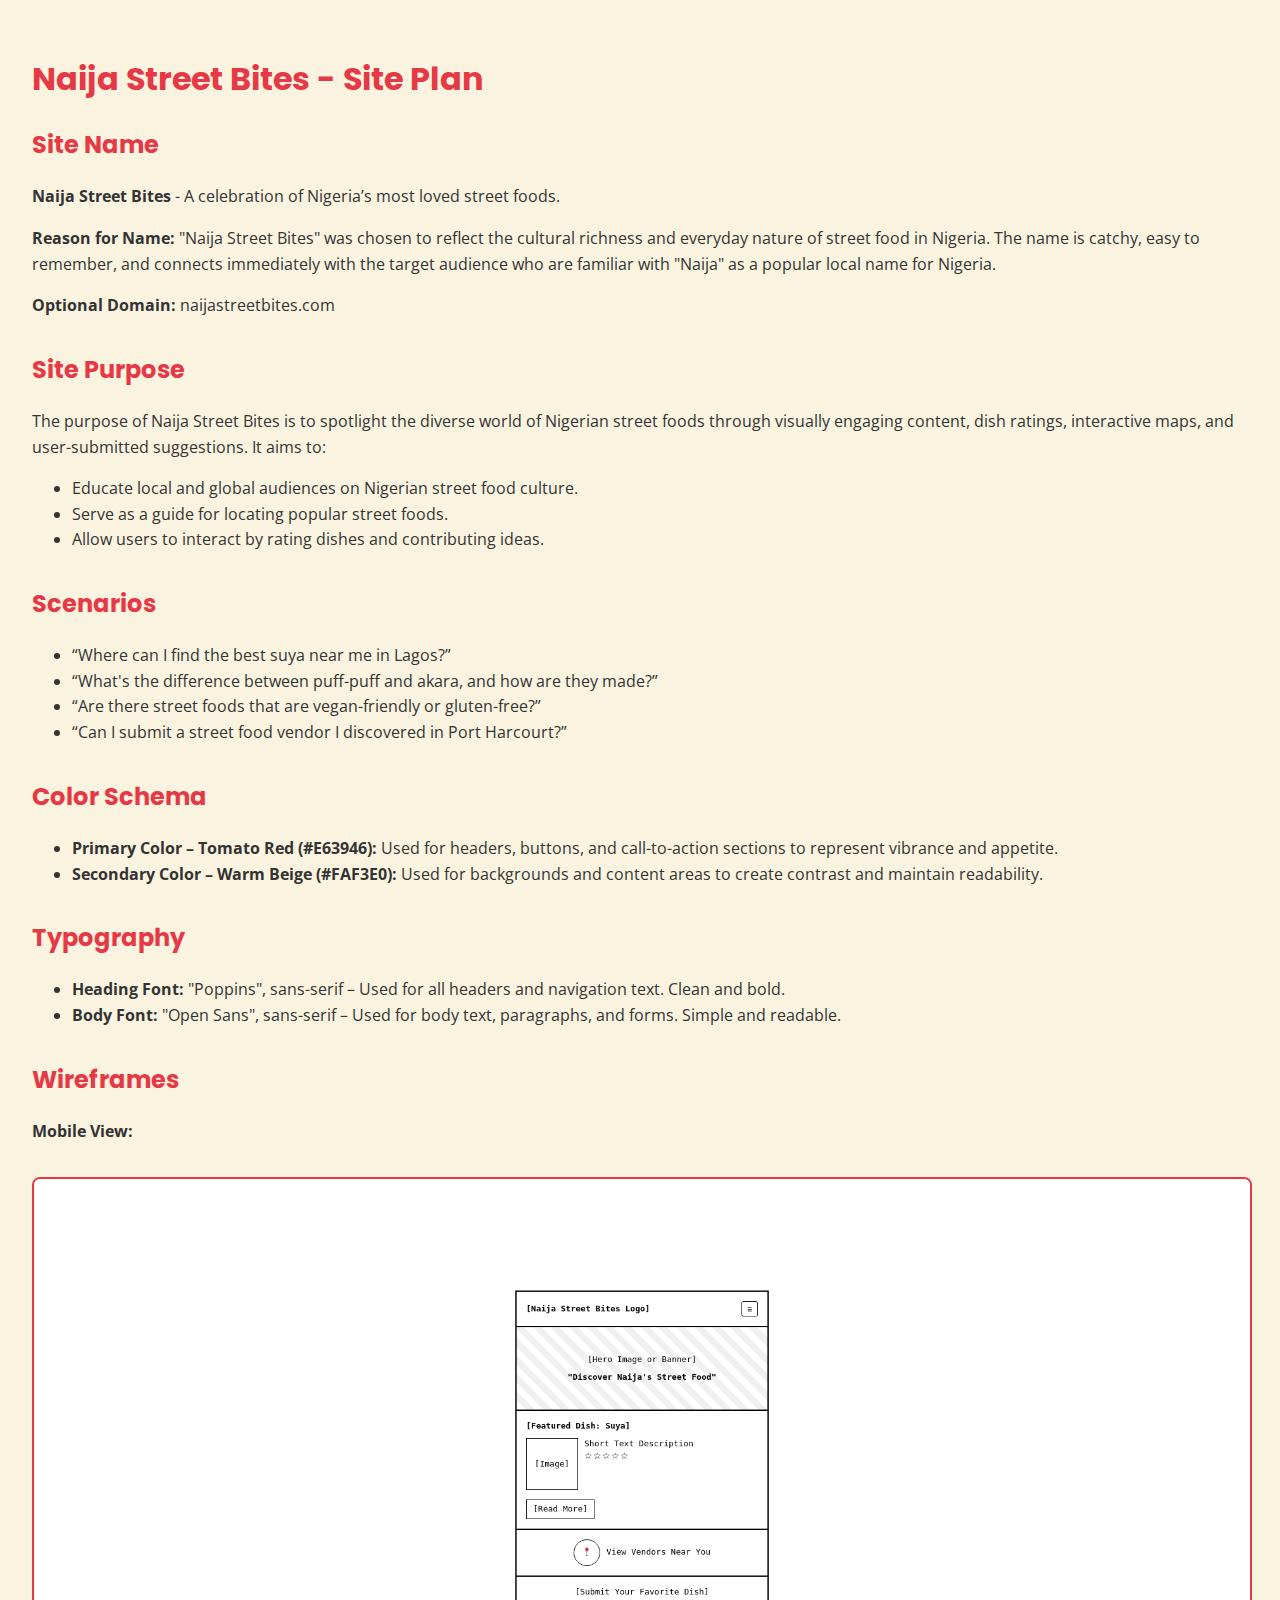
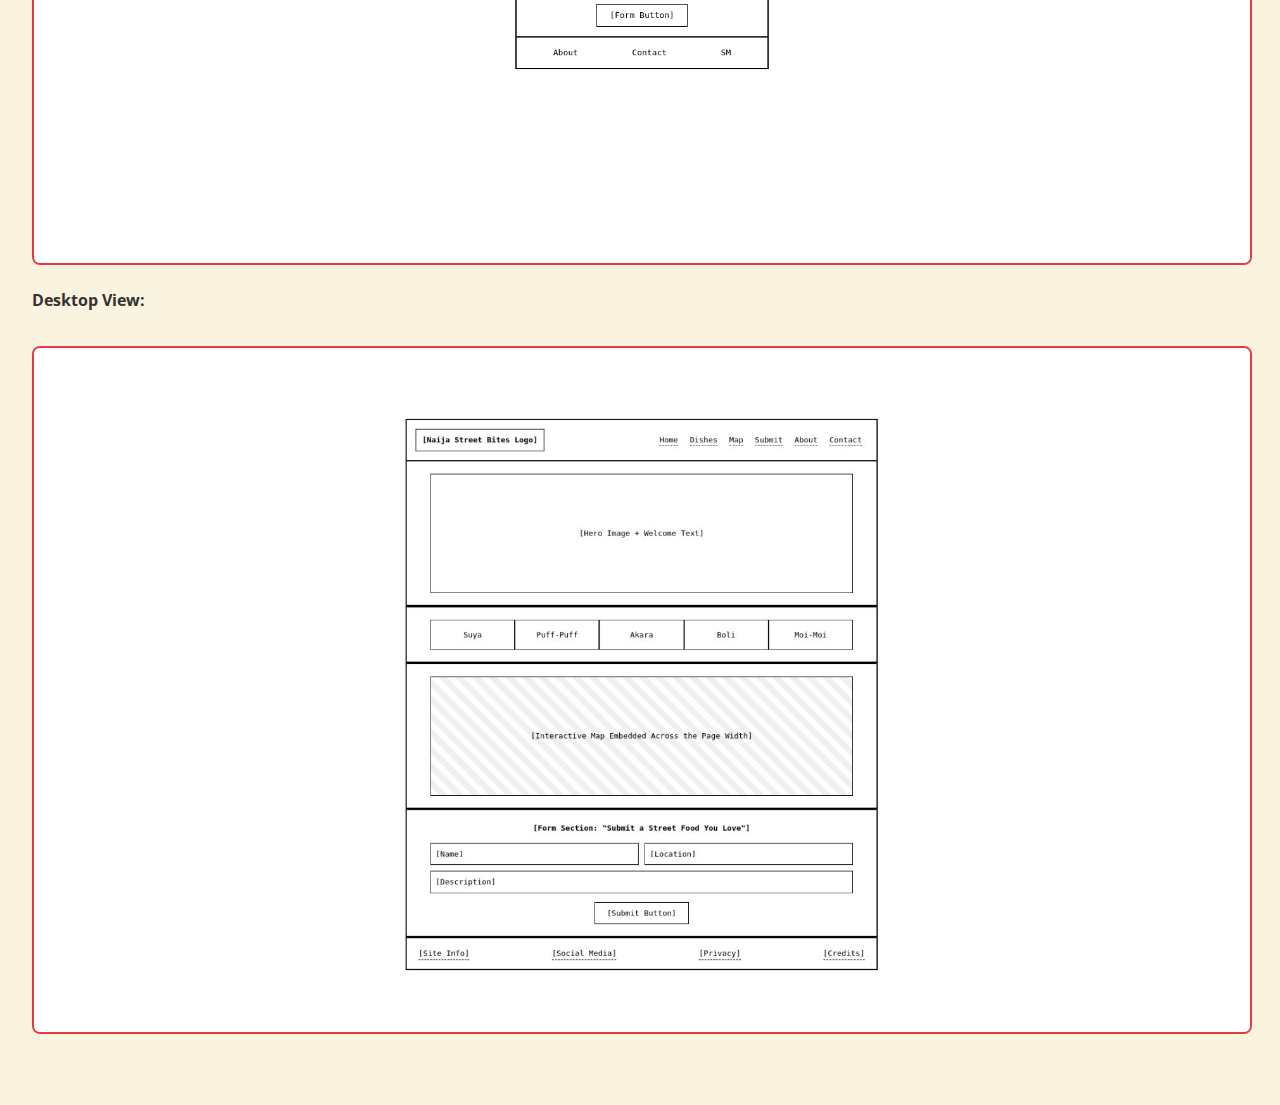
<file: project/siteplan.html>
<!DOCTYPE html>
<html lang="en">
<head>
  <meta charset="UTF-8" />
  <meta name="viewport" content="width=device-width, initial-scale=1.0" />
  <title>Site Plan - Naija Street Bites</title>
  <link rel="stylesheet" href="styles/styles.css">
  <link href="https://fonts.googleapis.com/css2?family=Open+Sans&family=Poppins:wght@600&display=swap" rel="stylesheet">
</head>
<body>

  <h1>Naija Street Bites - Site Plan</h1>

  <section>
    <h2>Site Name</h2>
    <p><strong>Naija Street Bites</strong> - A celebration of Nigeria’s most loved street foods.</p>
    <p><strong>Reason for Name:</strong> "Naija Street Bites" was chosen to reflect the cultural richness and everyday nature of street food in Nigeria. The name is catchy, easy to remember, and connects immediately with the target audience who are familiar with "Naija" as a popular local name for Nigeria.</p>
    <p><strong>Optional Domain:</strong> naijastreetbites.com</p>
  </section>

  <section>
    <h2>Site Purpose</h2>
    <p>The purpose of Naija Street Bites is to spotlight the diverse world of Nigerian street foods through visually engaging content, dish ratings, interactive maps, and user-submitted suggestions. It aims to:</p>
    <ul>
      <li>Educate local and global audiences on Nigerian street food culture.</li>
      <li>Serve as a guide for locating popular street foods.</li>
      <li>Allow users to interact by rating dishes and contributing ideas.</li>
    </ul>
  </section>

  <section>
    <h2>Scenarios</h2>
    <ul>
      <li>“Where can I find the best suya near me in Lagos?”</li>
      <li>“What's the difference between puff-puff and akara, and how are they made?”</li>
      <li>“Are there street foods that are vegan-friendly or gluten-free?”</li>
      <li>“Can I submit a street food vendor I discovered in Port Harcourt?”</li>
    </ul>
  </section>

  <section>
    <h2>Color Schema</h2>
    <ul>
      <li><strong>Primary Color – Tomato Red (#E63946):</strong> Used for headers, buttons, and call-to-action sections to represent vibrance and appetite.</li>
      <li><strong>Secondary Color – Warm Beige (#FAF3E0):</strong> Used for backgrounds and content areas to create contrast and maintain readability.</li>
    </ul>
  </section>

  <section>
    <h2>Typography</h2>
    <ul>
      <li><strong>Heading Font:</strong> "Poppins", sans-serif – Used for all headers and navigation text. Clean and bold.</li>
      <li><strong>Body Font:</strong> "Open Sans", sans-serif – Used for body text, paragraphs, and forms. Simple and readable.</li>
    </ul>
  </section>

  <section class="wireframes">
    <h2>Wireframes</h2>
    <p><strong>Mobile View:</strong></p>
    <img src="images/Wireframe Layout for Naija Street Bites (1).png" alt="Mobile wireframe layout">

    <p><strong>Desktop View:</strong></p>
    <img src="images/Wireframe Layout for Naija Street Bites.jpg" alt="Desktop wireframe layout">
  </section>

</body>
</html>
</file>
<file: styles/base.css>
*{
    margin: 0;
	padding: 0;
	box-sizing: border-box;
}

body {
	font-family: 'Merriweather', serif;
}

h1, h2, h3, h4, h5, h6 {
    font-family: 'Zain', sans-serif;
}

header {
    background-color: #010911;
    color: #fff;
    padding: 20px;
    text-align: center;
    margin-bottom: 20px;
}

header h1 {
    font-size: 2rem;
    margin: 10px;
}

nav ul {
    display: flex;
    justify-content: space-evenly;
    list-style: none;
    padding: 20px;
}

nav a {
    text-decoration: none;
    color: #fff;
    font-weight: 700;
    font-size: 1.2em;
    padding: 5px 10px;
    transition: background-color 0.3s, color 0.3s;
}

nav a:hover {
    background-color: #005bb5;
    color: #f9f9f9;
    border-radius: 5px;
}

main {
    max-width: 900px;
    margin: 0 auto;
    display: grid;
    grid-template-columns: repeat(auto-fit, minmax(300px, 1fr));
    gap: 30px;
}

.card {
    background-color: #fff;
    border: 5px solid #ddd;
    text-align: center;
    border-radius: 5px;
    padding: 20px;
    box-shadow: 0 2px 5px rgba(0, 0, 0, 0.1);

}

.card h2 {
    font-size: 1.5rem;
    margin-bottom: 10px;
}


.card ul {
    list-style: none;
    padding: 0;
    margin: 0;
}

.card ul li {
    margin: 5px 0;
}


.card img {
    width: 100%;
    height: auto;
    border-radius: 5px;
    margin-bottom: 20px;
}

footer {
    background-color: #0073e6;
    color: #fff;
    text-align: center;
    padding: 15px;
    margin-top: 20px;
}

footer p {
    margin: 5px 0;
}
</file>
<file: styles/form.css>
* {
  margin: 0;
  padding: 0;
  box-sizing: border-box;
}

body {
  font-family: 'Open Sans', sans-serif;
  background-color: #F3F4F6; 
  color: #111827;           
  line-height: 1.5;
  padding: 2rem;
}

.form-wrapper {
  max-width: 600px;
  margin: 0 auto;
  padding: 1.5rem 2rem;
  background-color: #FFFFFF;  
  border: 3px solid #1E3A8A;  
  border-radius: 8px;
  box-shadow: 0 4px 12px rgba(0, 0, 0, 0.1);
}

h1 {
  font-family: 'Poppins', sans-serif;
  color: #1E3A8A; 
  margin-bottom: 1.5rem;
  text-align: center;
  font-size: 1.75rem;
}


.form-group {
  margin-bottom: 1.5rem;
}


label {
  display: block;
  margin-bottom: 0.5rem;
  font-weight: 700;
  color: #1E3A8A;
}

.required-indicator {
  color: #7F1D1D;
  margin-left: 0.25rem;
}


input[type="text"],
input[type="date"],
select,
textarea {
  width: 100%;
  padding: 0.6rem;
  font-size: 1rem;
  border: 2px solid #1E3A8A; 
  border-radius: 4px;
  background-color: #EFF6FF;
  color: #111827;             
  transition: border-color 0.2s ease;
}

input[type="text"]:focus,
input[type="date"]:focus,
select:focus,
textarea:focus {
  outline: none;
  border-color: #1E40AF; 
}


input[type="submit"] {
  background-color: #7F1D1D;
  color: #FFFFFF;         
  font-family: 'Poppins', sans-serif;
  font-size: 1rem;
  font-weight: 700;
  border: none;
  border-radius: 4px;
  padding: 0.75rem 1.5rem;
  cursor: pointer;
  transition: background-color 0.2s ease;
  display: block;
  margin: 1rem auto 0 auto;
}

input[type="submit"]:hover {
  background-color: #641414;
}


fieldset {
  border: 2px solid #1E3A8A; 
  border-radius: 6px;
  padding: 1rem;
  margin-bottom: 1.5rem;
}

legend {
  font-family: 'Poppins', sans-serif;
  color: #1E3A8A; 
  padding: 0 0.5rem;
  font-weight: 700;
}


.radio-group {
  display: flex;
  gap: 1rem;
  flex-wrap: wrap;
  margin-top: 0.5rem;
}

.radio-group input[type="radio"] {
  display: none;
}

.radio-group label {
  font-size: 1.5rem;
  cursor: pointer;
  transition: color 0.2s ease;
  color: #1E3A8A; 
}


.radio-group input[type="radio"]:checked + label {
  color: #7F1D1D; 
}


.checkbox-group {
  display: flex;
  flex-direction: column;
  gap: 0.5rem;
  margin-top: 0.5rem;
}

.checkbox-group input[type="checkbox"] {
  accent-color: #7F1D1D;
  width: 1.2rem;
  height: 1.2rem;
  margin-right: 0.5rem;
}

.checkbox-group label {
  display: flex;
  align-items: center;
  color: #1E3A8A;
  font-weight: 600;
}


footer {
  margin-top: 2rem;
  text-align: center;
  font-size: 0.9rem;
  color: #4B5563; 
}

footer hr {
  margin-bottom: 1rem;
  border: none;
  border-top: 3px solid #1E3A8A; 
}
</file>
<file: styles/paris.css>
/* Global Variables */
:root {
    --blue: #0055A4;
    --white: #FFFFFF;
    --red: #EF4135;
    --gray: #F2F2F2;

}

/* Base Styles */
body {
    margin: 0;
    font-family: "Playwrite IN", serif;
    color: var(--blue);
    background-color: var(--gray);
}

h2, ul,.weather{
    font-weight: bold;
    text-align: center;
    margin: 0;
    font-family: "Roboto Condensed", serif;
}

/* Hero Section */
.hero {
    position: relative;
    width: 100%;
    height: 60vh;
    background-color: var(--blue);
    overflow: hidden;
}

.hero h1 {
    position: absolute;
    top: 50%;
    left: 50%;
    transform: translate(-50%, -50%);
    color: var(--white);
    font-size: 4rem; /* Increased for better visibility */
    font-weight: 700; /* Bolder text */
    text-shadow: 4px 4px 8px rgba(0, 0, 0, 0.8); /* Stronger shadow */
    text-align: center;
    z-index: 2;
}

/* Add an overlay effect to the hero */
.hero::before {
    content: '';
    position: absolute;
    top: 0;
    left: 0;
    width: 100%;
    height: 100%;
    background: rgba(0, 0, 0, 0.4); /* Darkens the image */
    z-index: 1;
}
.hero img {
    width: 100%;
    height: 100%;
    object-fit: cover;
    z-index: 0; /* Image stays behind the overlay */
}


/* Data Section */
.data {
    background-color: var(--white);
    margin: 2rem auto;
    padding: 1rem;
    border-radius: 10px;
    max-width: 80%;
    box-shadow: 0 2px 5px rgba(0, 0, 0, 0.1);
}

.data ul {
    list-style: none;
    padding: 0;
}

.data li {
    padding: 0.5rem 0;
}

.data strong {
    color: var(--red);
}

/* Weather Section */
.weather {
    background-color: var(--blue);
    color: var(--white);
    margin: 2rem auto;
    padding: 1rem;
    border-radius: 10px;
    max-width: 80%;
    text-align: center;
    position: relative;
    box-shadow: 0 2px 5px rgba(0, 0, 0, 0.1);
}

.weather h2 {
    display: flex;
    justify-content: center;
    align-items: center;
    gap: 0.5rem;
}

.weather-icon {
    display: inline-block;
    width: 24px; /* Default size */
    height: 24px;
  
}



.weather p {
    margin: 0.5rem 0;
}

/* Footer Section */
footer {
    text-align: center;
    padding: 1rem;
    background-color: var(--blue);
    color: var(--white);
}

/* Responsive Design */
@media screen and (max-width: 768px) {
    .hero h1 {
        font-size: 2rem;
    }

    .data, .weather {
        max-width: 90%;
        padding: 0.5rem;
    }

    .weather h2::after {
        font-size: 1rem;
    }
    .weather-icon {
        width: 20px; 
        height: 20px;
    }
}
</file>
<file: styles/temples-large.css>
/* Apply styles for larger screens */
@media (min-width: 768px) {
    nav ul {
        display: flex; /* Show menu inline */
        flex-direction: row;
        justify-content: space-evenly;
        padding: 0;
    }

    .hamburger {
        display: none; /* Hide the hamburger menu */
    }
}

@media (min-width: 1024px) {
    main {
        max-width: 800px; /* Limit the main content width */
        margin: 0 auto;
        padding: 2rem;
    }

    .temples-gallery {
        grid-template-columns: repeat(3, 1fr); /* Three columns for larger screens */
        gap: 1.5rem;
    }

    figure {
        padding: 1.5rem;
        font-size: 1rem;
    }
}
</file>
<file: project/styles/styles.css>
body {
  font-family: 'Open Sans', sans-serif;
  background-color: #FAF3E0;
  color: #333;
  margin: 0;
  padding: 2rem;
  line-height: 1.6;
}

h1, h2 {
  font-family: 'Poppins', sans-serif;
  color: #E63946;
}

section {
  margin-bottom: 2rem;
}

.wireframes img {
  max-width: 100%;
  border: 2px solid #E63946;
  border-radius: 8px;
  margin-top: 1rem;
}
</file>
<file: project copy/styles/styles.css>
/* Reset and Global Styles */
* {
  margin: 0;
  padding: 0;
  box-sizing: border-box;
}

body {
  font-family: 'Open Sans', sans-serif;
  background-color: #fff9f5;
  color: #333;
  line-height: 1.6;
}

/* Header */
header {
  background-color: #a30505;
  padding: 1rem 2rem;
  display: flex;
  justify-content: space-between;
  align-items: center;
  color: rgb(255, 255, 255);
}

.logo {
  font-family: 'Poppins', sans-serif;
  font-size: 1.5rem;
  font-weight: bold;
}

nav ul {
  display: flex;
  gap: 2rem;
  list-style: none;
}

nav a {
  color: rgb(255, 255, 255);
  text-decoration: none;
  font-weight: bold;
}

nav a.active,
nav a:hover {
  border-bottom: 2px solid white;
}

/* Hero Section */
.hero {
  position: relative;
  background-size: cover;
  background-position: center;
  height: 60vh;
  display: flex;
  align-items: center;
  justify-content: center;
}

.hero-overlay {
  background-color: rgba(0, 0, 0, 0.5);
  color: #fff;
  padding: 2rem;
  text-align: center;
  border-radius: 8px;
}

.hero-overlay h1 {
  font-family: 'Poppins', sans-serif;
  font-size: 3rem;
  color: #ccc;
  margin-bottom: 0.5rem;
}

/* Page Intro (Dishes) */
.page-intro {
  text-align: center;
  padding: 3rem 1rem 2rem;
  background-color: #ffe0b2;
}

.page-intro h1 {
  font-family: 'Poppins', sans-serif;
  font-size: 2.5rem;
  color: #d84315;
  margin-bottom: 0.5rem;
}

.page-intro p {
  max-width: 700px;
  margin: 0 auto;
  font-size: 1.1rem;
}

/* Cards & Grids */
.dish-grid,
.dish-gallery {
  display: grid;
  gap: 2rem;
  grid-template-columns: repeat(auto-fit, minmax(280px, 1fr));
  align-items: start;
  padding: 2rem;
}

.dish-card,
.highlight-card {
  background-color: #fff;
  border-radius: 8px;
  box-shadow: 0 4px 12px rgba(0,0,0,0.1);
  overflow: hidden;
  transition: transform 0.3s ease, box-shadow 0.3s ease;
}

.dish-card:hover,
.highlight-card:hover {
  transform: translateY(-5px);
  box-shadow: 0 6px 18px rgba(0,0,0,0.15);
}

.dish-card img,
.highlight-card img {
  width: 100%;
  height: 200px;
  object-fit: cover;
  display: block;
}

.dish-card h2,
.dish-card h3 {
  font-family: 'Poppins', sans-serif;
  font-size: 1.5rem;
  margin: 1rem;
  text-align: center;
  color: #bf360c;
}

.dish-card p,
.dish-card .description {
  padding: 0 1rem 1rem;
  color: #555;
}

.vendor {
  padding-bottom: 1rem;
  text-align: center;
  font-style: italic;
  color: #777;
}

/* Dish of the Day */
.dish-of-day {
  padding: 2rem;
  background-color: #fff;
  text-align: center;
  margin: 2rem auto;
  max-width: 800px;
  border-radius: 8px;
  box-shadow: 0 4px 8px rgba(0, 0, 0, 0.1);
}

/* Buttons */
button,
#newDishBtn,
.submit-form button,
input[type="submit"] {
  background-color: #100163;
  color: #fff;
  border: none;
  padding: 0.75rem 1.5rem;
  cursor: pointer;
  border-radius: 12px;
  font-weight: bold;
  transition: background 0.3s;
}

button:hover,
#newDishBtn:hover,
.submit-form button:hover,
input[type="submit"]:hover {
  background-color: #e0380e;
}

/* Locations Section */
.locations {
  padding: 2rem;
  text-align: center;
  background-color: #fff;
}

.locations ul {
  list-style: none;
  padding-left: 1rem;
}

.locations li {
  margin: 0.5rem 0;
}

/* Submit Form */
.submit-form {
  padding: 2rem;
  max-width: 800px;
  margin: auto;
}

.submit-form h2 {
  text-align: center;
  margin-bottom: 1.5rem;
}

.submit-form form {
  display: grid;
  gap: 1rem;
}

input,
textarea,
select {
  width: 100%;
  padding: 0.75rem;
  border: 1px solid #ccc;
  border-radius: 4px;
  font-family: inherit;
  font-size: 1rem;
}

textarea {
  resize: vertical;
}

.radio-group {
  display: flex;
  gap: 1rem;
  padding: 0.5rem 0;
}

/* About Page Layout */
main {
  max-width: 800px;
  margin: 2rem auto;
  padding: 0 1rem;
}

h1, h2 {
  text-align: center;
  font-family: 'Poppins', sans-serif;
  color: #1d3557;
}

/* Review Form */
.review-form {
  background-color: #f1faee;
  padding: 2rem;
  border-radius: 10px;
  margin-top: 2rem;
}

.form-group {
  margin-bottom: 1rem;
}

label {
  display: block;
  font-weight: bold;
  margin-bottom: 0.3rem;
}

/* Footer */
footer {
  background-color: #1d3557;
  color: white;
  text-align: center;
  padding: 1rem 2rem;
  font-size: 0.9rem;
  margin-top: 3rem;
}


/* Responsive Adjustments */
@media (max-width: 768px) {
  .hero-overlay h1 {
    font-size: 2rem;
  }

  nav ul {
    gap: 1rem;
    flex-wrap: wrap;
  }

}
</file>
<file: styles/temples.css>
/* temples.css - Mobile View */

/* General Reset */
* {
    margin: 0;
    padding: 0;
    box-sizing: border-box;
}

body {
    font-family: 'Merriweather', serif;
    line-height: 1.6;
    margin: 0;
    padding: 0;
    background-color: #c8e0f4;
}

header {
    background-color: #031927;
    color: white;
    text-align: center;
    padding: 1rem;
    position: relative;
}

header h1 {
    font-family: 'Open Sans', sans-serif;
    font-size: 1.8rem;
}

/* Hamburger Menu */
.hamburger {
    display: block;
    font-size: 2rem;
    background: none;
    border: none;
    cursor: pointer;
    color: white;
    position: absolute;
    top: 1rem;
    right: 1rem;
}

/* Navigation Menu */
nav ul {
    list-style: none;
    display: none; /* Hidden by default */
    flex-direction: column;
    padding: 0;
    margin: 0;
    text-align: center;
}

nav ul.open {
    display: flex; /* Show menu when hamburger is clicked */
}

nav a {
    color: white;
    text-decoration: none;
    font-weight: bold;
    padding: 10px;
    display: block;
    transition: background-color 0.3s ease;
}

nav a:hover {
    background-color: #ba1200;
    border-radius: 5px;
}

/* Main Content */
main {
    max-width: 100%;
    margin: 1rem auto;
    padding: 1rem;
    text-align: center;
}

.temples-gallery {
    display: grid;
    grid-template-columns: 1fr; /* Single column for mobile */
    gap: 1rem;
    padding: 1rem 0;
}

figure {
    padding: 1rem;
    background-color: #f9f9f9;
    border: 1px solid #ddd;
    border-radius: 5px;
    text-align: center;
}

figure img {
    max-width: 100%;
    height: auto;
    border-radius: 5px;
}

figcaption {
    margin-top: 0.5rem;
    font-weight: bold;
}

/* Footer */
footer {
    background-color: #031927;
    color: white;
    text-align: center;
    padding: 1rem;
}

footer p {
    margin: 0.5rem 0;
}
</file>
